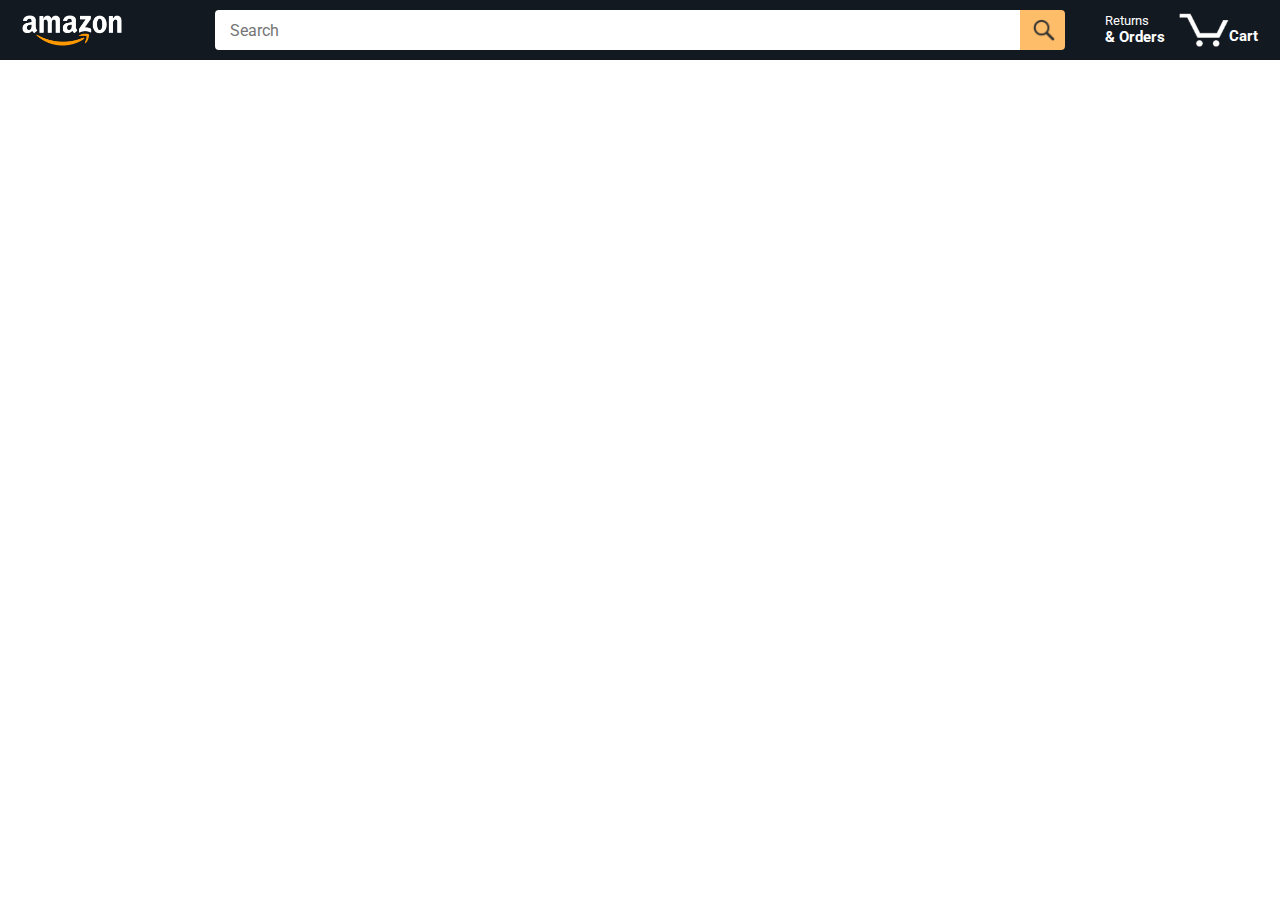
<file: index.html>
<!DOCTYPE html>
<html>
  <head>
    <title>Amazon Project</title>

    <!-- This code is needed for responsive design to work.
      (Responsive design = make the website look good on
      smaller screen sizes like a phone or a tablet). -->
    <meta name="viewport" content="width=device-width, initial-scale=1">

    <!-- Load a font called Roboto from Google Fonts. -->
    <link rel="preconnect" href="https://fonts.googleapis.com">
    <link rel="preconnect" href="https://fonts.gstatic.com" crossorigin>
    <link href="https://fonts.googleapis.com/css2?family=Roboto:wght@400;500;700&display=swap" rel="stylesheet">

    <!-- Here are the CSS files for this page. -->
    <link rel="stylesheet" href="styles/shared/general.css">
    <link rel="stylesheet" href="styles/shared/amazon-header.css">
    <link rel="stylesheet" href="styles/pages/amazon.css">
  </head>
  <body>
    <div class="amazon-header">
      <div class="amazon-header-left-section">
        <a href="index.html" class="header-link">
          <img class="amazon-logo"
            src="images/amazon-logo-white.png">
          <img class="amazon-mobile-logo"
            src="images/amazon-mobile-logo-white.png">
        </a>
      </div>

      <div class="amazon-header-middle-section">
        <input class="search-bar" type="text" placeholder="Search">

        <button class="search-button">
          <img class="search-icon" src="images/icons/search-icon.png">
        </button>
      </div>

      <div class="amazon-header-right-section">
        <a class="orders-link header-link" href="orders.html">
          <span class="returns-text">Returns</span>
          <span class="orders-text">& Orders</span>
        </a>

        <a class="cart-link header-link" href="checkout.html">
          <img class="cart-icon" src="images/icons/cart-icon.png">
          <div class="cart-quantity js-cart-quantity"></div>
          <div class="cart-text">Cart</div>
        </a>
      </div>
    </div>
    
    <div class="main">
      <div class="products-grid js-products-grid">

      </div>
    </div>

    
    
    <script type ="module" src="scripts/amazon.js"></script>
  </body>
</html>
</file>
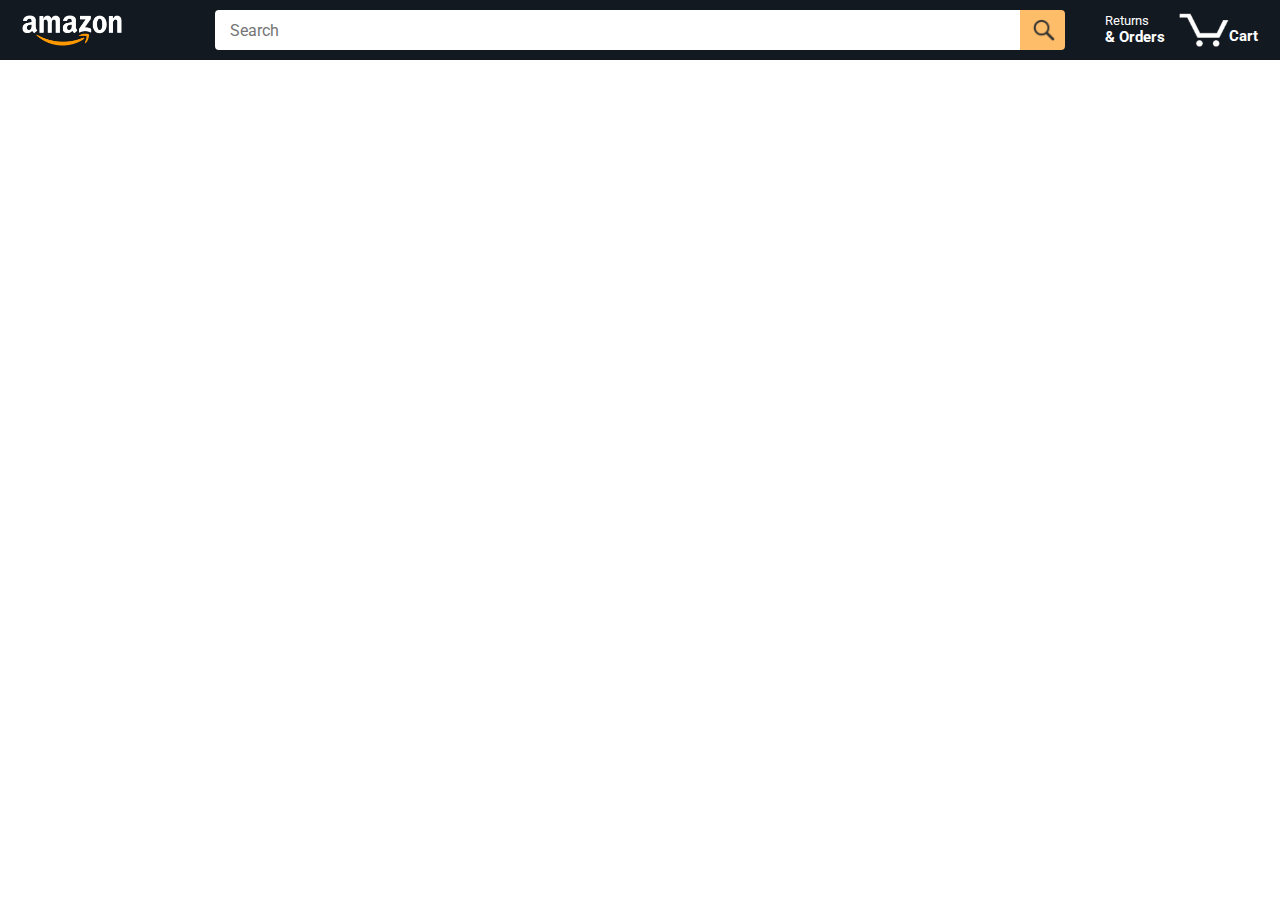
<file: amazon.html>
<!DOCTYPE html>
<html>
  <head>
    <title>Amazon Project</title>

    <!-- This code is needed for responsive design to work.
      (Responsive design = make the website look good on
      smaller screen sizes like a phone or a tablet). -->
    <meta name="viewport" content="width=device-width, initial-scale=1">

    <!-- Load a font called Roboto from Google Fonts. -->
    <link rel="preconnect" href="https://fonts.googleapis.com">
    <link rel="preconnect" href="https://fonts.gstatic.com" crossorigin>
    <link href="https://fonts.googleapis.com/css2?family=Roboto:wght@400;500;700&display=swap" rel="stylesheet">

    <!-- Here are the CSS files for this page. -->
    <link rel="stylesheet" href="styles/shared/general.css">
    <link rel="stylesheet" href="styles/shared/amazon-header.css">
    <link rel="stylesheet" href="styles/pages/amazon.css">
  </head>
  <body>
    <div class="amazon-header">
      <div class="amazon-header-left-section">
        <a href="amazon.html" class="header-link">
          <img class="amazon-logo"
            src="images/amazon-logo-white.png">
          <img class="amazon-mobile-logo"
            src="images/amazon-mobile-logo-white.png">
        </a>
      </div>

      <div class="amazon-header-middle-section">
        <input class="search-bar" type="text" placeholder="Search">

        <button class="search-button">
          <img class="search-icon" src="images/icons/search-icon.png">
        </button>
      </div>

      <div class="amazon-header-right-section">
        <a class="orders-link header-link" href="orders.html">
          <span class="returns-text">Returns</span>
          <span class="orders-text">& Orders</span>
        </a>

        <a class="cart-link header-link" href="checkout.html">
          <img class="cart-icon" src="images/icons/cart-icon.png">
          <div class="cart-quantity js-cart-quantity"></div>
          <div class="cart-text">Cart</div>
        </a>
      </div>
    </div>
    
    <div class="main">
      <div class="products-grid js-products-grid">

      </div>
    </div>

    
    
    <script type ="module" src="scripts/amazon.js"></script>
  </body>
</html>
</file>
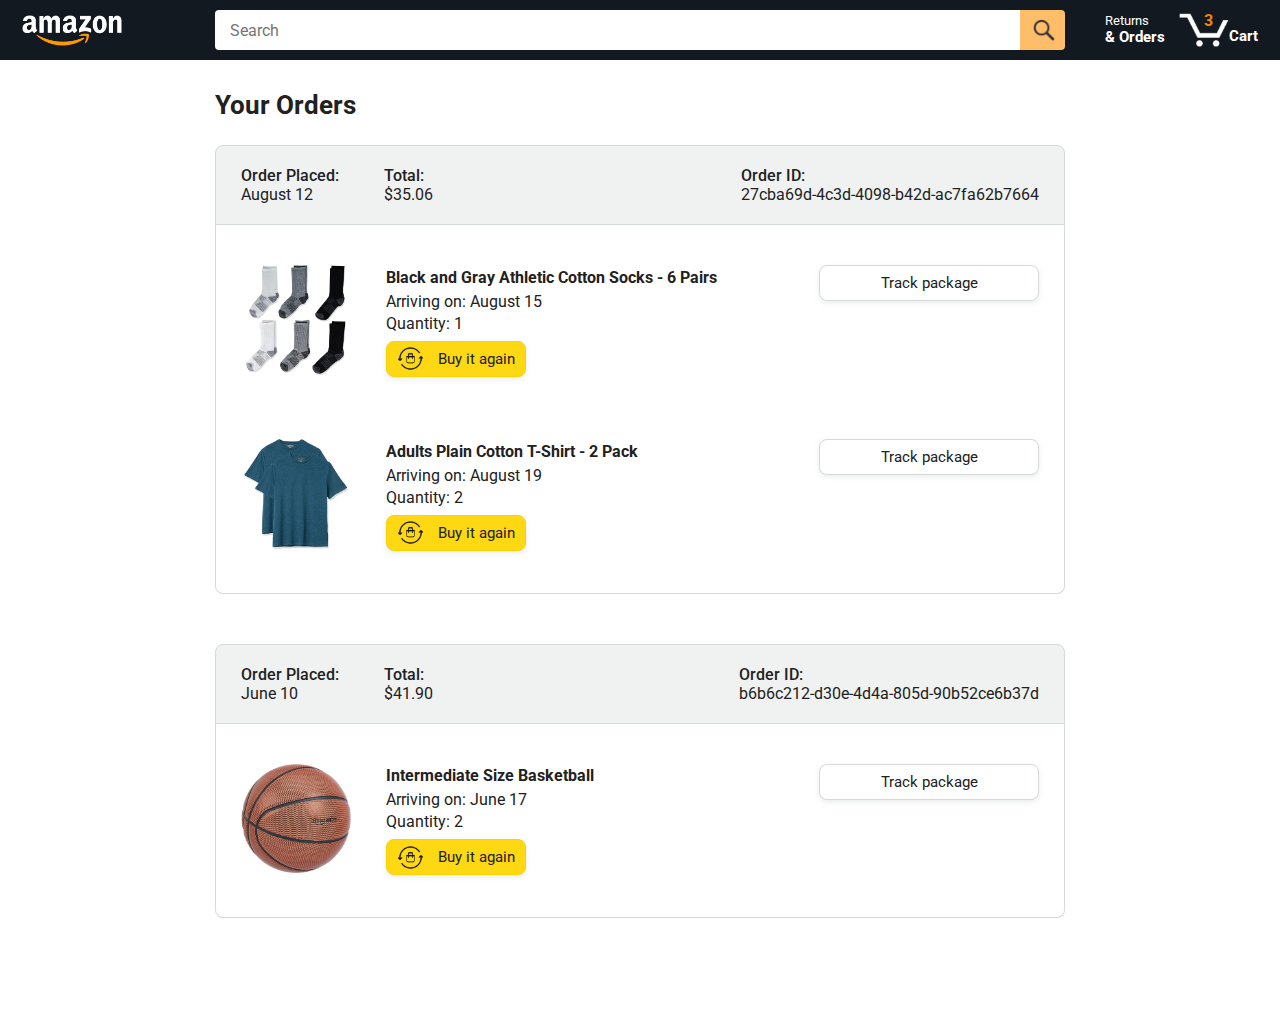
<file: orders.html>
<!DOCTYPE html>
<html>
  <head>
    <title>Orders</title>

    <!-- This code is needed for responsive design to work.
      (Responsive design = make the website look good on
      smaller screen sizes like a phone or a tablet). -->
    <meta name="viewport" content="width=device-width, initial-scale=1">

    <!-- Load a font called Roboto from Google Fonts. -->
    <link rel="preconnect" href="https://fonts.googleapis.com">
    <link rel="preconnect" href="https://fonts.gstatic.com" crossorigin>
    <link href="https://fonts.googleapis.com/css2?family=Roboto:wght@400;500;700&display=swap" rel="stylesheet">

    <!-- Here are the CSS files for this page. -->
    <link rel="stylesheet" href="styles/shared/general.css">
    <link rel="stylesheet" href="styles/shared/amazon-header.css">
    <link rel="stylesheet" href="styles/pages/orders.css">
  </head>
  <body>
    <div class="amazon-header">
      <div class="amazon-header-left-section">
        <a href="index.html" class="header-link">
          <img class="amazon-logo"
            src="images/amazon-logo-white.png">
          <img class="amazon-mobile-logo"
            src="images/amazon-mobile-logo-white.png">
        </a>
      </div>

      <div class="amazon-header-middle-section">
        <input class="search-bar" type="text" placeholder="Search">

        <button class="search-button">
          <img class="search-icon" src="images/icons/search-icon.png">
        </button>
      </div>

      <div class="amazon-header-right-section">
        <a class="orders-link header-link" href="orders.html">
          <span class="returns-text">Returns</span>
          <span class="orders-text">& Orders</span>
        </a>

        <a class="cart-link header-link" href="checkout.html">
          <img class="cart-icon" src="images/icons/cart-icon.png">
          <div class="cart-quantity">3</div>
          <div class="cart-text">Cart</div>
        </a>
      </div>
    </div>

    <div class="main">
      <div class="page-title">Your Orders</div>

      <div class="orders-grid">
        <div class="order-container">
          
          <div class="order-header">
            <div class="order-header-left-section">
              <div class="order-date">
                <div class="order-header-label">Order Placed:</div>
                <div>August 12</div>
              </div>
              <div class="order-total">
                <div class="order-header-label">Total:</div>
                <div>$35.06</div>
              </div>
            </div>

            <div class="order-header-right-section">
              <div class="order-header-label">Order ID:</div>
              <div>27cba69d-4c3d-4098-b42d-ac7fa62b7664</div>
            </div>
          </div>

          <div class="order-details-grid">
            <div class="product-image-container">
              <img src="images/products/athletic-cotton-socks-6-pairs.jpg">
            </div>

            <div class="product-details">
              <div class="product-name">
                Black and Gray Athletic Cotton Socks - 6 Pairs
              </div>
              <div class="product-delivery-date">
                Arriving on: August 15
              </div>
              <div class="product-quantity">
                Quantity: 1
              </div>
              <button class="buy-again-button button-primary">
                <img class="buy-again-icon" src="images/icons/buy-again.png">
                <span class="buy-again-message">Buy it again</span>
              </button>
            </div>

            <div class="product-actions">
              <a href="tracking.html">
                <button class="track-package-button button-secondary">
                  Track package
                </button>
              </a>
            </div>

            <div class="product-image-container">
              <img src="images/products/adults-plain-cotton-tshirt-2-pack-teal.jpg">
            </div>

            <div class="product-details">
              <div class="product-name">
                Adults Plain Cotton T-Shirt - 2 Pack
              </div>
              <div class="product-delivery-date">
                Arriving on: August 19
              </div>
              <div class="product-quantity">
                Quantity: 2
              </div>
              <button class="buy-again-button button-primary">
                <img class="buy-again-icon" src="images/icons/buy-again.png">
                <span class="buy-again-message">Buy it again</span>
              </button>
            </div>

            <div class="product-actions">
              <a href="tracking.html?orderId=123&productId=456">
                <button class="track-package-button button-secondary">
                  Track package
                </button>
              </a>
            </div>
          </div>
        </div>

        <div class="order-container">

          <div class="order-header">
            <div class="order-header-left-section">
              <div class="order-date">
                <div class="order-header-label">Order Placed:</div>
                <div>June 10</div>
              </div>
              <div class="order-total">
                <div class="order-header-label">Total:</div>
                <div>$41.90</div>
              </div>
            </div>

            <div class="order-header-right-section">
              <div class="order-header-label">Order ID:</div>
              <div>b6b6c212-d30e-4d4a-805d-90b52ce6b37d</div>
            </div>
          </div>

          <div class="order-details-grid">
            <div class="product-image-container">
              <img src="images/products/intermediate-composite-basketball.jpg">
            </div>

            <div class="product-details">
              <div class="product-name">
                Intermediate Size Basketball
              </div>
              <div class="product-delivery-date">
                Arriving on: June 17
              </div>
              <div class="product-quantity">
                Quantity: 2
              </div>
              <button class="buy-again-button button-primary">
                <img class="buy-again-icon" src="images/icons/buy-again.png">
                <span class="buy-again-message">Buy it again</span>
              </button>
            </div>

            <div class="product-actions">
              <a href="tracking.html">
                <button class="track-package-button button-secondary">
                  Track package
                </button>
              </a>
            </div>
          </div>
        </div>
      </div>
    </div>
  </body>
</html>
</file>
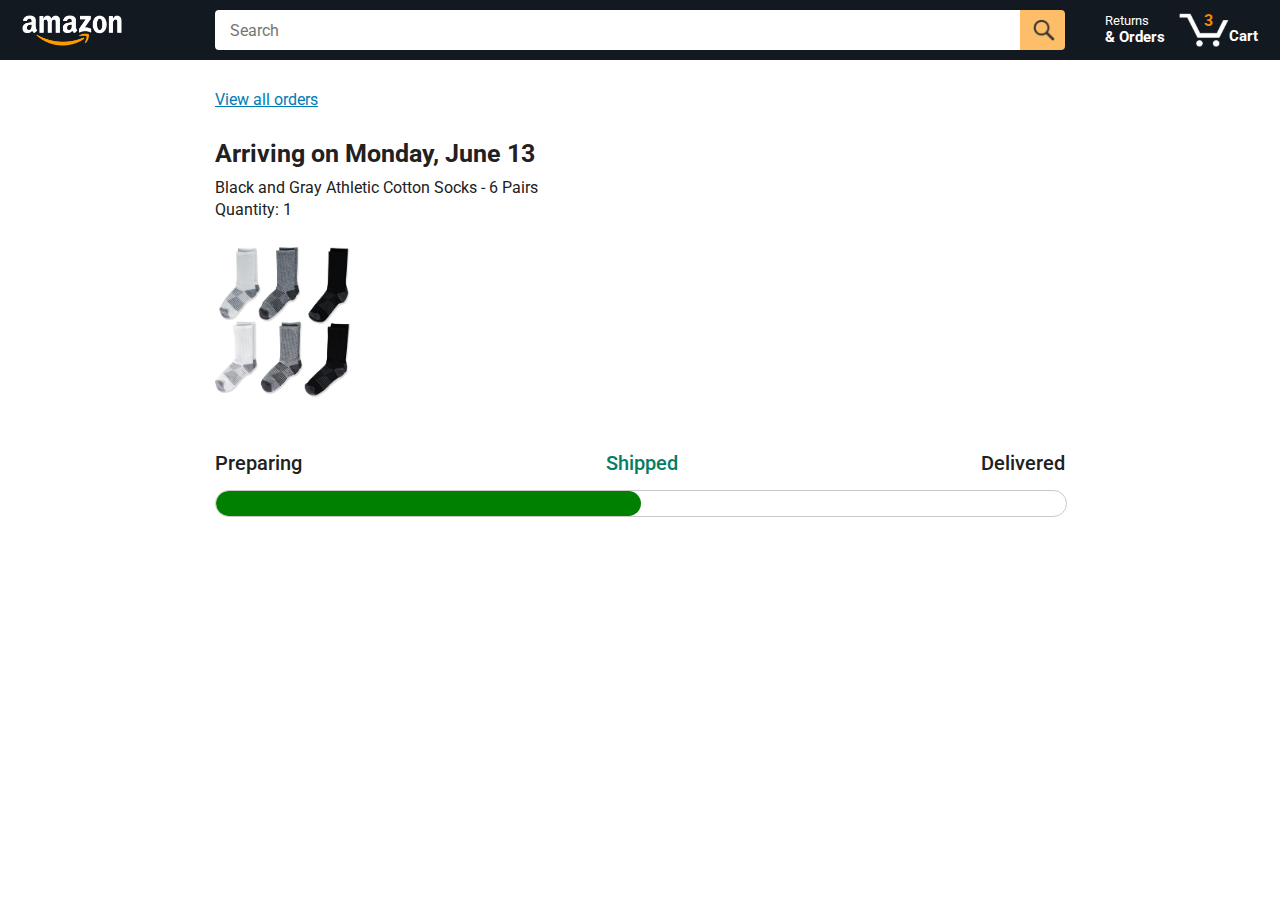
<file: tracking.html>
<!DOCTYPE html>
<html>
  <head>
    <title>Tracking</title>

  
    <meta name="viewport" content="width=device-width, initial-scale=1">

    <link rel="preconnect" href="https://fonts.googleapis.com">
    <link rel="preconnect" href="https://fonts.gstatic.com" crossorigin>
    <link href="https://fonts.googleapis.com/css2?family=Roboto:wght@400;500;700&display=swap" rel="stylesheet">

    <link rel="stylesheet" href="styles/shared/general.css">
    <link rel="stylesheet" href="styles/shared/amazon-header.css">
    <link rel="stylesheet" href="styles/pages/tracking.css">
  </head>
  <body>
    <div class="amazon-header">
      <div class="amazon-header-left-section">
        <a href="index.html" class="header-link">
          <img class="amazon-logo"
            src="images/amazon-logo-white.png">
          <img class="amazon-mobile-logo"
            src="images/amazon-mobile-logo-white.png">
        </a>
      </div>

      <div class="amazon-header-middle-section">
        <input class="search-bar" type="text" placeholder="Search">

        <button class="search-button">
          <img class="search-icon" src="images/icons/search-icon.png">
        </button>
      </div>

      <div class="amazon-header-right-section">
        <a class="orders-link header-link" href="orders.html">
          <span class="returns-text">Returns</span>
          <span class="orders-text">& Orders</span>
        </a>

        <a class="cart-link header-link" href="checkout.html">
          <img class="cart-icon" src="images/icons/cart-icon.png">
          <div class="cart-quantity">3</div>
          <div class="cart-text">Cart</div>
        </a>
      </div>
    </div>

    <div class="main">
      <div class="order-tracking">
        <a class="back-to-orders-link link-primary" href="orders.html">
          View all orders
        </a>

        <div class="delivery-date">
          Arriving on Monday, June 13
        </div>

        <div class="product-info">
          Black and Gray Athletic Cotton Socks - 6 Pairs
        </div>

        <div class="product-info">
          Quantity: 1
        </div>

        <img class="product-image" src="images/products/athletic-cotton-socks-6-pairs.jpg">

        <div class="progress-labels-container">
          <div class="progress-label">
            Preparing
          </div>
          <div class="progress-label current-status">
            Shipped
          </div>
          <div class="progress-label">
            Delivered
          </div>
        </div>

        <div class="progress-bar-container">
          <div class="progress-bar"></div>
        </div>
      </div>
    </div>

    <script>
      const url = new URL(window.location.href)
      console.log(url.searchParams.get('orderId', 'productId')) 
      console.log(url.searchParams.get('productId')) 
    </script>
  </body>
</html>
</file>
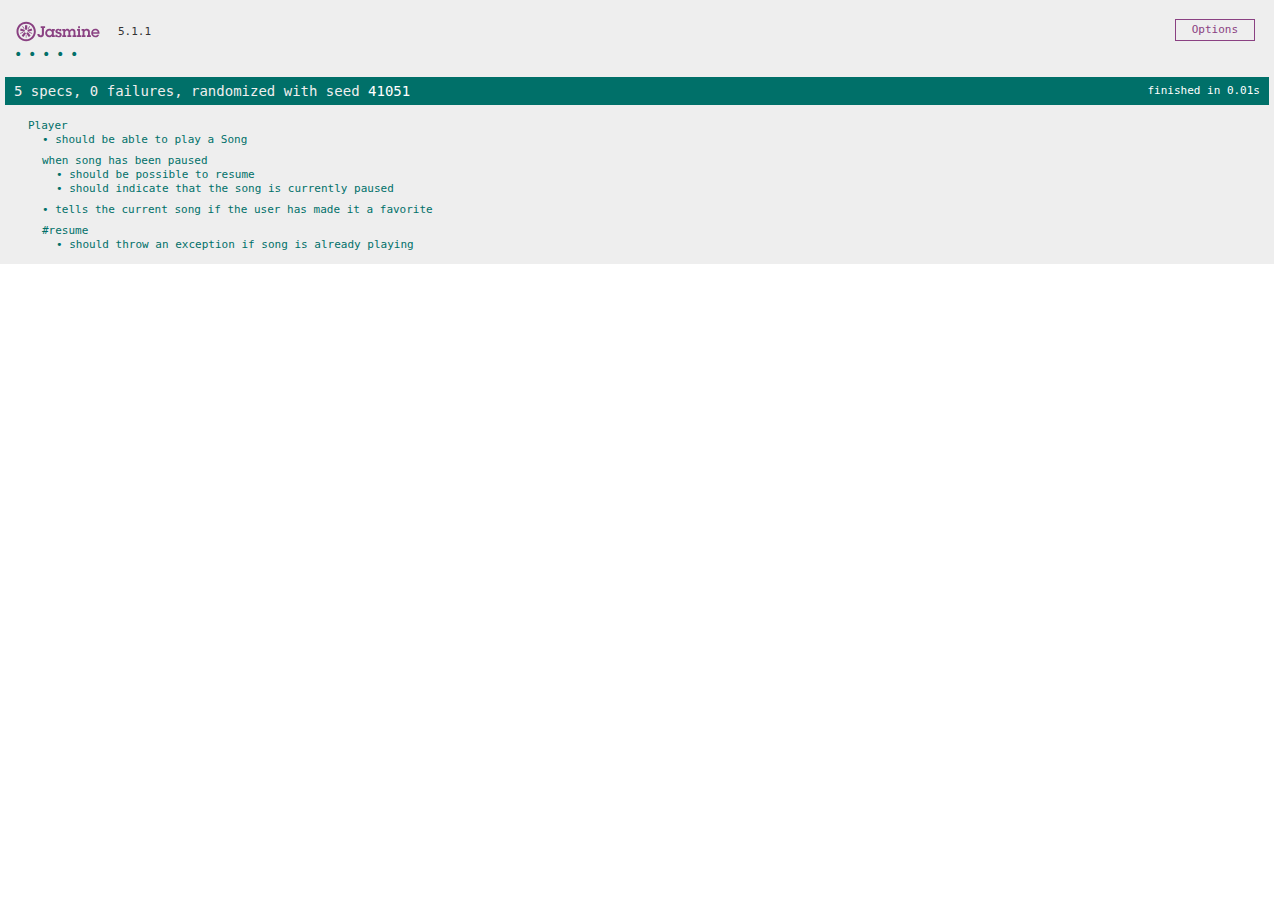
<file: tests-jasmine/SpecRunner.html>
<!DOCTYPE html>
<html>
<head>
  <meta charset="utf-8">
  <title>Jasmine Spec Runner v5.1.1</title>

  <link rel="shortcut icon" type="image/png" href="lib/jasmine-5.1.1/jasmine_favicon.png">
  <link rel="stylesheet" href="lib/jasmine-5.1.1/jasmine.css">

  <script src="lib/jasmine-5.1.1/jasmine.js"></script>
  <script src="lib/jasmine-5.1.1/jasmine-html.js"></script>
  <script src="lib/jasmine-5.1.1/boot0.js"></script>
  <!-- optional: include a file here that configures the Jasmine env -->
  <script src="lib/jasmine-5.1.1/boot1.js"></script>

  <!-- include source files here... -->
  <script src="src/Player.js"></script>
  <script src="src/Song.js"></script>

  <!-- include spec files here... -->
  <script src="spec/SpecHelper.js"></script>
  <script src="spec/PlayerSpec.js"></script>

</head>

<body>
</body>
</html>
</file>
<file: styles/shared/general.css>
body {
  font-family: Roboto, Arial;
  color: rgb(33, 33, 33);
  /* The <body> element has a default margin of 8px
     on all sides. This removes the default margins. */
  margin: 0;
}

/* <p> elements have a default margin on the top
   and bottom. This removes the default margins. */
p {
  margin: 0;
}

button {
  cursor: pointer;
}

select {
  cursor: pointer;
}

input, select, button {
  font-family: Roboto, Arial;
}

.button-primary {
  color: rgb(33, 33, 33);
  background-color: rgb(255, 216, 20);
  border: 1px solid rgb(252, 210, 0);
  border-radius: 8px;
  cursor: pointer;
  box-shadow: 0 2px 5px rgba(213, 217, 217, 0.5);
}

.button-primary:hover {
  background-color: rgb(247, 202, 0);
  border: 1px solid rgb(242, 194, 0);
}

.button-primary:active {
  background: rgb(255, 216, 20);
  border-color: rgb(252, 210, 0);
  box-shadow: none;
}

.button-secondary {
  color: rgb(33, 33, 33);
  background: white;
  border: 1px solid rgb(213, 217, 217);
  border-radius: 8px;
  cursor: pointer;
  box-shadow: 0 2px 5px rgba(213, 217, 217, 0.5);
}

.button-secondary:hover {
  background-color: rgb(247, 250, 250);
}

.button-secondary:active {
  background-color: rgb(237, 253, 255);
  box-shadow: none;
}

/* These styles will limit text to 2 lines. Anything
   beyond 2 lines will be replaced with "..."
   You can find this code by using an A.I. tool or by
   searching in Google.
   https://css-tricks.com/almanac/properties/l/line-clamp/ */
.limit-text-to-2-lines {
  display: -webkit-box;
  -webkit-line-clamp: 2;
  -webkit-box-orient: vertical;
  overflow: hidden;
}

.link-primary {
  color: rgb(1, 124, 182);
  cursor: pointer;
}

.link-primary:hover {
  color: rgb(196, 80, 0);
}

/* Styles for dropdown selectors. */
select {
  color: rgb(33, 33, 33);
  background-color: rgb(240, 240, 240);
  border: 1px solid rgb(213, 217, 217);
  border-radius: 8px;
  padding: 3px 5px;
  font-size: 15px;
  cursor: pointer;
  box-shadow: 0 2px 5px rgba(213, 217, 217, 0.5);
}

select:focus,
input:focus {
  outline: 2px solid rgb(255, 153, 0);
}
</file>
<file: styles/shared/amazon-header.css>
.amazon-header {
  background-color: rgb(19, 25, 33);
  color: white;
  padding-left: 15px;
  padding-right: 15px;

  display: flex;
  align-items: center;
  justify-content: space-between;

  position: fixed;
  top: 0;
  left: 0;
  right: 0;
  height: 60px;
}

.amazon-header-left-section {
  width: 180px;
}

@media (max-width: 800px) {
  .amazon-header-left-section {
    width: unset;
  }
}

.header-link {
  display: inline-block;
  padding: 6px;
  border-radius: 2px;
  cursor: pointer;
  text-decoration: none;
  border: 1px solid rgba(0, 0, 0, 0);
}

.header-link:hover {
  border: 1px solid white;
}

.amazon-logo {
  width: 100px;
  margin-top: 5px;
}

.amazon-mobile-logo {
  display: none;
}

@media (max-width: 575px) {
  .amazon-logo {
    display: none;
  }

  .amazon-mobile-logo {
    display: block;
    height: 35px;
    margin-top: 5px;
  }
}

.amazon-header-middle-section {
  flex: 1;
  max-width: 850px;
  margin-left: 10px;
  margin-right: 10px;
  display: flex;
}

.search-bar {
  flex: 1;
  width: 0;
  font-size: 16px;
  height: 38px;
  padding-left: 15px;
  border: none;
  border-top-left-radius: 4px;
  border-bottom-left-radius: 4px;
  border-top-right-radius: 0;
  border-bottom-right-radius: 0;
}

.search-button {
  background-color: rgb(254, 189, 105);
  border: none;
  width: 45px;
  height: 40px;
  border-top-right-radius: 4px;
  border-bottom-right-radius: 4px;
  flex-shrink: 0;
}

.search-icon {
  height: 22px;
  margin-left: 2px;
  margin-top: 3px;
}

.amazon-header-right-section {
  width: 180px;
  flex-shrink: 0;
  display: flex;
  justify-content: end;
}

.orders-link {
  color: white;
}

.returns-text {
  display: block;
  font-size: 13px;
}

.orders-text {
  display: block;
  font-size: 15px;
  font-weight: 700;
}

.cart-link {
  color: white;
  display: flex;
  align-items: center;
  position: relative;
}

.cart-icon {
  width: 50px;
}

.cart-text {
  margin-top: 12px;
  font-size: 15px;
  font-weight: 700;
}

.cart-quantity {
  color: rgb(240, 136, 4);
  font-size: 16px;
  font-weight: 700;

  position: absolute;
  top: 4px;
  left: 22px;
  
  width: 26px;
  text-align: center;
}
</file>
<file: styles/pages/amazon.css>
.main {
  margin-top: 60px;
}

.products-grid {
  display: grid;

  /* - In CSS Grid, 1fr means a column will take up the
       remaining space in the grid.
     - If we write 1fr 1fr ... 1fr; 8 times, this will
       divide the grid into 8 columns, each taking up an
       equal amount of the space.
     - repeat(8, 1fr); is a shortcut for repeating "1fr"
       8 times (instead of typing out "1fr" 8 times).
       repeat(...) is a special property that works with
       display: grid; */
  grid-template-columns: repeat(8, 1fr);
}

/* @media is used to create responsive design (making the
   website look good on any screen size). This @media
   means when the screen width is 2000px or less, we
   will divide the grid into 7 columns instead of 8. */
@media (max-width: 2000px) {
  .products-grid {
    grid-template-columns: repeat(7, 1fr);
  }
}

/* This @media means when the screen width is 1600px or
   less, we will divide the grid into 6 columns. */
@media (max-width: 1600px) {
  .products-grid {
    grid-template-columns: repeat(6, 1fr);
  }
}

@media (max-width: 1300px) {
  .products-grid {
    grid-template-columns: repeat(5, 1fr);
  }
}

@media (max-width: 1000px) {
  .products-grid {
    grid-template-columns: repeat(4, 1fr);
  }
}

@media (max-width: 800px) {
  .products-grid {
    grid-template-columns: repeat(3, 1fr);
  }
}

@media (max-width: 575px) {
  .products-grid {
    grid-template-columns: repeat(2, 1fr);
  }
}

@media (max-width: 450px) {
  .products-grid {
    grid-template-columns: 1fr;
  }
}

.product-container {
  padding-top: 40px;
  padding-bottom: 25px;
  padding-left: 25px;
  padding-right: 25px;

  border-right: 1px solid rgb(231, 231, 231);
  border-bottom: 1px solid rgb(231, 231, 231);

  display: flex;
  flex-direction: column;
}

.product-image-container {
  display: flex;
  justify-content: center;
  align-items: center;

  height: 180px;
  margin-bottom: 20px;
}

.product-image {
  /* Images will overflow their container by default. To
    prevent this, we set max-width and max-height to 100%
    so they stay inside their container. */
  max-width: 100%;
  max-height: 100%;
}

.product-name {
  height: 40px;
  margin-bottom: 5px;
}

.product-rating-container {
  display: flex;
  align-items: center;
  margin-bottom: 10px;
}

.product-rating-stars {
  width: 100px;
  margin-right: 6px;
}

.product-rating-count {
  color: rgb(1, 124, 182);
  cursor: pointer;
  margin-top: 3px;
}

.product-price {
  font-weight: 700;
  margin-bottom: 10px;
}

.product-quantity-container {
  margin-bottom: 17px;
}

.product-spacer {
  flex: 1;
}

.added-to-cart {
  color: rgb(6, 125, 98);
  font-size: 16px;

  display: flex;
  align-items: center;
  margin-bottom: 8px;

  /* At first, the "Added to cart" message will
     be invisible. Use JavaScript to change the
     opacity and make it visible. */
  opacity: 0;
}

.added-to-cart img {
  height: 20px;
  margin-right: 5px;
}

.add-to-cart-button {
  width: 100%;
  padding: 8px;
  border-radius: 50px;
}

.added {
  opacity: 1;
}
</file>
<file: styles/pages/orders.css>
.main {
  max-width: 850px;
  margin-top: 90px;
  margin-bottom: 100px;
  padding-left: 20px;
  padding-right: 20px;

  /* margin-left: auto;
     margin-right auto;
     Is a trick for centering an element horizontally
     without needing a container. */
  margin-left: auto;
  margin-right: auto;
}

.page-title {
  font-weight: 700;
  font-size: 26px;
  margin-bottom: 25px;
}

.orders-grid {
  display: grid;
  grid-template-columns: 1fr;
  row-gap: 50px;
}

.order-header {
  background-color: rgb(240, 242, 242);
  border: 1px solid rgb(213, 217, 217);

  display: flex;
  align-items: center;
  justify-content: space-between;

  padding: 20px 25px;
  border-top-left-radius: 8px;
  border-top-right-radius: 8px;
}

.order-header-left-section {
  display: flex;
  flex-shrink: 0;
}

.order-header-label {
  font-weight: 500;
}

.order-date,
.order-total {
  margin-right: 45px;
}

.order-header-right-section {
  flex-shrink: 1;
}

@media (max-width: 575px) {
  .order-header {
    flex-direction: column;
    align-items: start;
    line-height: 23px;
    padding: 15px;
  }

  .order-header-left-section {
    flex-direction: column;
  }

  .order-header-label {
    margin-right: 5px;
  }

  .order-date,
  .order-total {
    display: grid;
    grid-template-columns: auto 1fr;
    margin-right: 0;
  }

  .order-header-right-section {
    display: grid;
    grid-template-columns: auto 1fr;
  }
}

.order-details-grid {
  padding: 40px 25px;
  border: 1px solid rgb(213, 217, 217);
  border-top: none;
  border-bottom-left-radius: 8px;
  border-bottom-right-radius: 8px;

  display: grid;
  grid-template-columns: 110px 1fr 220px;
  column-gap: 35px;
  row-gap: 60px;
  align-items: center;
}

@media (max-width: 800px) {
  .order-details-grid {
    grid-template-columns: 110px 1fr;
    row-gap: 0;
    padding-bottom: 8px;
  }
}

@media (max-width: 450px) {
  .order-details-grid {
    grid-template-columns: 1fr;
  }
}

.product-image-container {
  text-align: center;
}

.product-image-container img {
  max-width: 110px;
  max-height: 110px;
}

.product-name {
  font-weight: 700;
  margin-bottom: 5px;
}

.product-delivery-date {
  margin-bottom: 3px;
}

.product-quantity {
  margin-bottom: 8px;
}

.buy-again-button {
  font-size: 15px;
  width: 140px;
  height: 36px;
  border-radius: 8px;

  display: flex;
  align-items: center;
  justify-content: center;
}

.buy-again-icon {
  width: 25px;
  margin-right: 15px;
}

.product-actions {
  align-self: start;
}

.track-package-button {
  width: 100%;
  font-size: 15px;
  padding: 8px;
}

@media (max-width: 800px) {
  .buy-again-button {
    margin-bottom: 10px;
  }

  .product-actions {
    /* grid-column: 2 means this element will be placed
       in column 2 in the grid. (Normally, the column that
       an element is placed in is determined by the order
       of the elements in the HTML. grid-column overrides
       this default ordering). */
    grid-column: 2;
    margin-bottom: 30px;
  }

  .track-package-button {
    width: 140px;
  }
}

@media (max-width: 450px) {
  .product-image-container {
    text-align: center;
    margin-bottom: 25px;
  }

  .product-image-container img {
    max-width: 150px;
    max-height: 150px;
  }

  .product-name {
    margin-bottom: 10px;
  }

  .product-quantity {
    margin-bottom: 15px;
  }

  .buy-again-button {
    width: 100%;
    margin-bottom: 15px;
  }

  .product-actions {
    /* grid-column: auto; undos grid-column: 2; from above.
       This element will now be placed in its normal column
       in the grid. */
    grid-column: auto;
    margin-bottom: 70px;
  }

  .track-package-button {
    width: 100%;
    padding: 12px;
  }
}
</file>
<file: styles/pages/tracking.css>
.main {
  max-width: 850px;
  margin-top: 90px;
  margin-bottom: 100px;
  padding-left: 30px;
  padding-right: 30px;

  /* margin-left: auto;
     margin-right auto;
     Is a trick for centering an element horizontally
     without needing a container. */
  margin-left: auto;
  margin-right: auto;
}

.back-to-orders-link {
  display: inline-block;
  margin-bottom: 30px;
}

.delivery-date {
  font-size: 25px;
  font-weight: 700;
  margin-bottom: 10px;
}

.product-info {
  margin-bottom: 3px;
}

.product-image {
  max-width: 150px;
  max-height: 150px;
  margin-top: 25px;
  margin-bottom: 50px;
}

.progress-labels-container {
  display: flex;
  justify-content: space-between;
  font-size: 20px;
  font-weight: 500;
  margin-bottom: 15px;
}

.current-status {
  color: rgb(6, 125, 98);
}

@media (max-width: 575px) {
  .progress-labels-container {
    font-size: 16px;
  }
}

@media (max-width: 450px) {
  .progress-labels-container {
    flex-direction: column;
    margin-bottom: 5px;
  }

  .progress-label {
    margin-bottom: 3px;
  }
}

.progress-bar-container {
  height: 25px;
  width: 100%;

  border: 1px solid rgb(200, 200, 200);
  border-radius: 50px;
  overflow: hidden;
}

.progress-bar {
  height: 100%;
  background-color: green;
  border-radius: 50px;
  width: 50%;
}
</file>
<file: tests-jasmine/lib/jasmine-5.1.1/jasmine.css>
@charset "UTF-8";
body {
  overflow-y: scroll;
}

.jasmine_html-reporter {
  width: 100%;
  background-color: #eee;
  padding: 5px;
  margin: -8px;
  font-size: 11px;
  font-family: Monaco, "Lucida Console", monospace;
  line-height: 14px;
  color: #333;
}
.jasmine_html-reporter a {
  text-decoration: none;
}
.jasmine_html-reporter a:hover {
  text-decoration: underline;
}
.jasmine_html-reporter p, .jasmine_html-reporter h1, .jasmine_html-reporter h2, .jasmine_html-reporter h3, .jasmine_html-reporter h4, .jasmine_html-reporter h5, .jasmine_html-reporter h6 {
  margin: 0;
  line-height: 14px;
}
.jasmine_html-reporter .jasmine-banner,
.jasmine_html-reporter .jasmine-symbol-summary,
.jasmine_html-reporter .jasmine-summary,
.jasmine_html-reporter .jasmine-result-message,
.jasmine_html-reporter .jasmine-spec .jasmine-description,
.jasmine_html-reporter .jasmine-spec-detail .jasmine-description,
.jasmine_html-reporter .jasmine-alert .jasmine-bar,
.jasmine_html-reporter .jasmine-stack-trace {
  padding-left: 9px;
  padding-right: 9px;
}
.jasmine_html-reporter .jasmine-banner {
  position: relative;
}
.jasmine_html-reporter .jasmine-banner .jasmine-title {
  background: url("[data-uri]") no-repeat;
  background: url("[data-uri]") no-repeat, none;
  background-size: 100%;
  display: block;
  float: left;
  width: 90px;
  height: 25px;
}
.jasmine_html-reporter .jasmine-banner .jasmine-version {
  margin-left: 14px;
  position: relative;
  top: 6px;
}
.jasmine_html-reporter #jasmine_content {
  position: fixed;
  right: 100%;
}
.jasmine_html-reporter .jasmine-banner {
  margin-top: 14px;
}
.jasmine_html-reporter .jasmine-duration {
  color: #fff;
  float: right;
  line-height: 28px;
  padding-right: 9px;
}
.jasmine_html-reporter .jasmine-symbol-summary {
  overflow: hidden;
  margin: 14px 0;
}
.jasmine_html-reporter .jasmine-symbol-summary li {
  display: inline-block;
  height: 10px;
  width: 14px;
  font-size: 16px;
}
.jasmine_html-reporter .jasmine-symbol-summary li.jasmine-passed {
  font-size: 14px;
}
.jasmine_html-reporter .jasmine-symbol-summary li.jasmine-passed:before {
  color: #007069;
  content: "•";
}
.jasmine_html-reporter .jasmine-symbol-summary li.jasmine-failed {
  line-height: 9px;
}
.jasmine_html-reporter .jasmine-symbol-summary li.jasmine-failed:before {
  color: #ca3a11;
  content: "×";
  font-weight: bold;
  margin-left: -1px;
}
.jasmine_html-reporter .jasmine-symbol-summary li.jasmine-excluded {
  font-size: 14px;
}
.jasmine_html-reporter .jasmine-symbol-summary li.jasmine-excluded:before {
  color: #bababa;
  content: "•";
}
.jasmine_html-reporter .jasmine-symbol-summary li.jasmine-excluded-no-display {
  font-size: 14px;
  display: none;
}
.jasmine_html-reporter .jasmine-symbol-summary li.jasmine-pending {
  line-height: 17px;
}
.jasmine_html-reporter .jasmine-symbol-summary li.jasmine-pending:before {
  color: #ba9d37;
  content: "*";
}
.jasmine_html-reporter .jasmine-symbol-summary li.jasmine-empty {
  font-size: 14px;
}
.jasmine_html-reporter .jasmine-symbol-summary li.jasmine-empty:before {
  color: #ba9d37;
  content: "•";
}
.jasmine_html-reporter .jasmine-run-options {
  float: right;
  margin-right: 5px;
  border: 1px solid #8a4182;
  color: #8a4182;
  position: relative;
  line-height: 20px;
}
.jasmine_html-reporter .jasmine-run-options .jasmine-trigger {
  cursor: pointer;
  padding: 8px 16px;
}
.jasmine_html-reporter .jasmine-run-options .jasmine-payload {
  position: absolute;
  display: none;
  right: -1px;
  border: 1px solid #8a4182;
  background-color: #eee;
  white-space: nowrap;
  padding: 4px 8px;
}
.jasmine_html-reporter .jasmine-run-options .jasmine-payload.jasmine-open {
  display: block;
}
.jasmine_html-reporter .jasmine-bar {
  line-height: 28px;
  font-size: 14px;
  display: block;
  color: #eee;
}
.jasmine_html-reporter .jasmine-bar.jasmine-failed, .jasmine_html-reporter .jasmine-bar.jasmine-errored {
  background-color: #ca3a11;
  border-bottom: 1px solid #eee;
}
.jasmine_html-reporter .jasmine-bar.jasmine-passed {
  background-color: #007069;
}
.jasmine_html-reporter .jasmine-bar.jasmine-incomplete {
  background-color: #bababa;
}
.jasmine_html-reporter .jasmine-bar.jasmine-skipped {
  background-color: #bababa;
}
.jasmine_html-reporter .jasmine-bar.jasmine-warning {
  margin-top: 14px;
  margin-bottom: 14px;
  background-color: #ba9d37;
  color: #333;
}
.jasmine_html-reporter .jasmine-bar.jasmine-menu {
  background-color: #fff;
  color: #000;
}
.jasmine_html-reporter .jasmine-bar.jasmine-menu a {
  color: blue;
  text-decoration: underline;
}
.jasmine_html-reporter .jasmine-bar a {
  color: white;
}
.jasmine_html-reporter.jasmine-spec-list .jasmine-bar.jasmine-menu.jasmine-failure-list,
.jasmine_html-reporter.jasmine-spec-list .jasmine-results .jasmine-failures {
  display: none;
}
.jasmine_html-reporter.jasmine-failure-list .jasmine-bar.jasmine-menu.jasmine-spec-list,
.jasmine_html-reporter.jasmine-failure-list .jasmine-summary {
  display: none;
}
.jasmine_html-reporter .jasmine-results {
  margin-top: 14px;
}
.jasmine_html-reporter .jasmine-summary {
  margin-top: 14px;
}
.jasmine_html-reporter .jasmine-summary ul {
  list-style-type: none;
  margin-left: 14px;
  padding-top: 0;
  padding-left: 0;
}
.jasmine_html-reporter .jasmine-summary ul.jasmine-suite {
  margin-top: 7px;
  margin-bottom: 7px;
}
.jasmine_html-reporter .jasmine-summary li.jasmine-passed a {
  color: #007069;
}
.jasmine_html-reporter .jasmine-summary li.jasmine-failed a {
  color: #ca3a11;
}
.jasmine_html-reporter .jasmine-summary li.jasmine-empty a {
  color: #ba9d37;
}
.jasmine_html-reporter .jasmine-summary li.jasmine-pending a {
  color: #ba9d37;
}
.jasmine_html-reporter .jasmine-summary li.jasmine-excluded a {
  color: #bababa;
}
.jasmine_html-reporter .jasmine-specs li.jasmine-passed a:before {
  content: "• ";
}
.jasmine_html-reporter .jasmine-specs li.jasmine-failed a:before {
  content: "× ";
}
.jasmine_html-reporter .jasmine-specs li.jasmine-empty a:before {
  content: "* ";
}
.jasmine_html-reporter .jasmine-specs li.jasmine-pending a:before {
  content: "• ";
}
.jasmine_html-reporter .jasmine-specs li.jasmine-excluded a:before {
  content: "• ";
}
.jasmine_html-reporter .jasmine-description + .jasmine-suite {
  margin-top: 0;
}
.jasmine_html-reporter .jasmine-suite {
  margin-top: 14px;
}
.jasmine_html-reporter .jasmine-suite a {
  color: #333;
}
.jasmine_html-reporter .jasmine-failures .jasmine-spec-detail {
  margin-bottom: 28px;
}
.jasmine_html-reporter .jasmine-failures .jasmine-spec-detail .jasmine-description {
  background-color: #ca3a11;
  color: white;
}
.jasmine_html-reporter .jasmine-failures .jasmine-spec-detail .jasmine-description a {
  color: white;
}
.jasmine_html-reporter .jasmine-result-message {
  padding-top: 14px;
  color: #333;
  white-space: pre-wrap;
}
.jasmine_html-reporter .jasmine-result-message span.jasmine-result {
  display: block;
}
.jasmine_html-reporter .jasmine-stack-trace {
  margin: 5px 0 0 0;
  max-height: 224px;
  overflow: auto;
  line-height: 18px;
  color: #666;
  border: 1px solid #ddd;
  background: white;
  white-space: pre;
}
.jasmine_html-reporter .jasmine-expander a {
  display: block;
  margin-left: 14px;
  color: blue;
  text-decoration: underline;
}
.jasmine_html-reporter .jasmine-expander-contents {
  display: none;
}
.jasmine_html-reporter .jasmine-expanded {
  padding-bottom: 10px;
}
.jasmine_html-reporter .jasmine-expanded .jasmine-expander-contents {
  display: block;
  margin-left: 14px;
  padding: 5px;
}
.jasmine_html-reporter .jasmine-debug-log {
  margin: 5px 0 0 0;
  padding: 5px;
  color: #666;
  border: 1px solid #ddd;
  background: white;
}
.jasmine_html-reporter .jasmine-debug-log table {
  border-spacing: 0;
}
.jasmine_html-reporter .jasmine-debug-log table, .jasmine_html-reporter .jasmine-debug-log th, .jasmine_html-reporter .jasmine-debug-log td {
  border: 1px solid #ddd;
}
</file>
